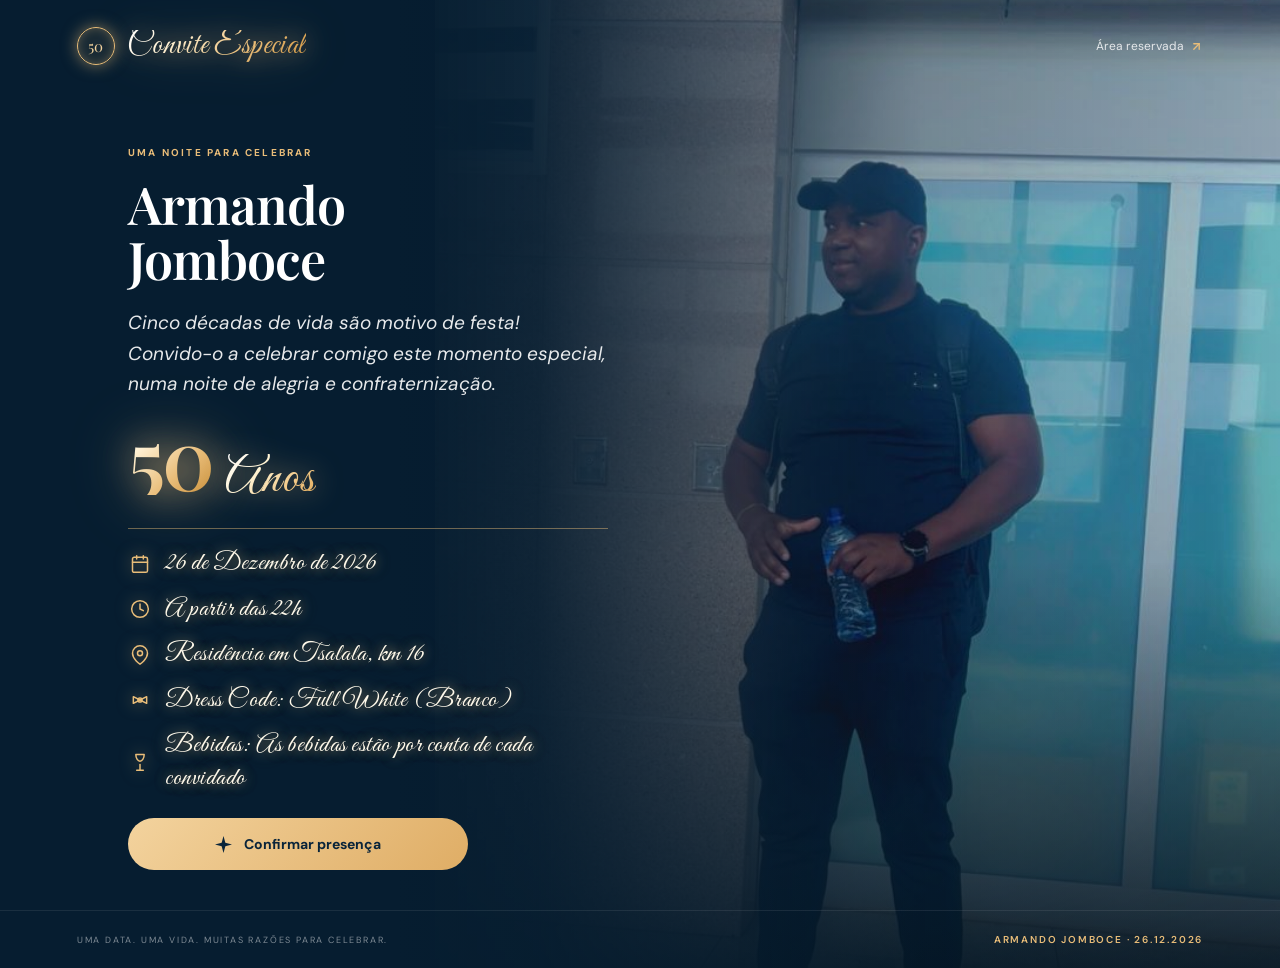
<file: index.html>
<!DOCTYPE html>
<html lang="pt">
<head>
  <meta charset="UTF-8">
  <meta name="viewport" content="width=device-width, initial-scale=1">
  <meta name="theme-color" content="#061d30">
  <meta name="description" content="Convite para o jantar de celebração dos 50 anos de Armando Jomboce.">
  <title>Armando Jomboce | 50 anos</title>
  <link rel="preconnect" href="https://fonts.googleapis.com">
  <link rel="preconnect" href="https://fonts.gstatic.com" crossorigin>
  <link href="https://fonts.googleapis.com/css2?family=Alex+Brush&family=DM+Sans:wght@400;500;600;700&family=Great+Vibes&family=Playfair+Display:ital,wght@0,500;0,600;0,700;1,500;1,600&display=swap" rel="stylesheet">
  <link rel="stylesheet" href="/styles.css">
</head>
<body class="invite-page">
  <main>
    <section class="hero hero-standalone" aria-labelledby="invite-title">
      <div class="hero-photo" role="img" aria-label="Fotografia de Armando Jomboce"></div>
      <div class="hero-shade"></div>
      
      <header class="topbar">
        <a class="brand brand-glow" href="/" aria-label="Convite especial">
          <span class="brand-mark">50</span>
          <span class="brand-text">Convite Especial</span>
        </a>
        <a class="admin-link" href="/admin.html">
          <span>Área reservada</span>
          <svg class="nav-arrow-icon" width="13" height="13" viewBox="0 0 24 24" fill="none" stroke="currentColor" stroke-width="2.5" stroke-linecap="round" stroke-linejoin="round" aria-hidden="true">
            <line x1="7" y1="17" x2="17" y2="7"></line>
            <polyline points="7 7 17 7 17 17"></polyline>
          </svg>
        </a>
      </header>

      <div class="hero-content">
        <p class="eyebrow">Uma noite para celebrar</p>
        <h1 id="invite-title">Armando<br>Jomboce</h1>
        <p class="intro">Cinco décadas de vida são motivo de festa! Convido-o a celebrar comigo este momento especial, numa noite de alegria e confraternização.</p>

        <div class="age-block">
          <span class="age-number">50</span>
          <span class="age-label">Anos</span>
        </div>

        <div class="event-details">
          <div class="event-detail-item">
            <span class="detail-icon-wrap" aria-hidden="true">
              <svg width="20" height="20" viewBox="0 0 24 24" fill="none" stroke="currentColor" stroke-width="1.8" stroke-linecap="round" stroke-linejoin="round">
                <rect x="3" y="4" width="18" height="18" rx="2" ry="2"></rect>
                <line x1="16" y1="2" x2="16" y2="6"></line>
                <line x1="8" y1="2" x2="8" y2="6"></line>
                <line x1="3" y1="10" x2="21" y2="10"></line>
              </svg>
            </span>
            <span class="event-text script-accent">26 de Dezembro de 2026</span>
          </div>

          <div class="event-detail-item">
            <span class="detail-icon-wrap" aria-hidden="true">
              <svg width="20" height="20" viewBox="0 0 24 24" fill="none" stroke="currentColor" stroke-width="1.8" stroke-linecap="round" stroke-linejoin="round">
                <circle cx="12" cy="12" r="10"></circle>
                <polyline points="12 6 12 12 16 14"></polyline>
              </svg>
            </span>
            <span class="event-text script-accent">A partir das 22h</span>
          </div>

          <div class="event-detail-item">
            <span class="detail-icon-wrap" aria-hidden="true">
              <svg width="20" height="20" viewBox="0 0 24 24" fill="none" stroke="currentColor" stroke-width="1.8" stroke-linecap="round" stroke-linejoin="round">
                <path d="M21 10c0 7-9 13-9 13s-9-6-9-13a9 9 0 0 1 18 0z"></path>
                <circle cx="12" cy="10" r="3"></circle>
              </svg>
            </span>
            <span class="event-text script-accent">Residência em Tsalala, km 16</span>
          </div>

          <div class="event-detail-item">
            <span class="detail-icon-wrap" aria-hidden="true">
              <svg width="20" height="20" viewBox="0 0 24 24" fill="none" stroke="currentColor" stroke-width="1.8" stroke-linecap="round" stroke-linejoin="round">
                <path d="M4 8l8 4-8 4V8z"></path>
                <path d="M20 8l-8 4 8 4V8z"></path>
                <circle cx="12" cy="12" r="2.5"></circle>
              </svg>
            </span>
            <span class="event-text script-accent">Dress Code: Full White (Branco)</span>
          </div>

          <div class="event-detail-item">
            <span class="detail-icon-wrap" aria-hidden="true">
              <svg width="20" height="20" viewBox="0 0 24 24" fill="none" stroke="currentColor" stroke-width="1.8" stroke-linecap="round" stroke-linejoin="round">
                <path d="M8 22h8"></path>
                <path d="M12 15v7"></path>
                <path d="M17 3H7c0 4.4 2.2 8 5 8s5-3.6 5-8z"></path>
              </svg>
            </span>
            <span class="event-text script-accent">Bebidas: As bebidas estão por conta de cada convidado</span>
          </div>
        </div>

        <a class="gold-button hero-button" href="/confirmar.html">
          <svg class="btn-sparkle-icon" width="17" height="17" viewBox="0 0 24 24" fill="currentColor" aria-hidden="true">
            <path d="M12 0L14.6 9.4L24 12L14.6 14.6L12 24L9.4 14.6L0 12L9.4 9.4L12 0Z"/>
          </svg>
          <span>Confirmar presença</span>
        </a>
      </div>

      <div class="hero-bottom-bar">
        <div class="hero-bottom-note">UMA DATA. UMA VIDA. MUITAS RAZÕES PARA CELEBRAR.</div>
        <div class="hero-bottom-date">ARMANDO JOMBOCE · 26.12.2026</div>
      </div>
    </section>
  </main>
</body>
</html>
</file>
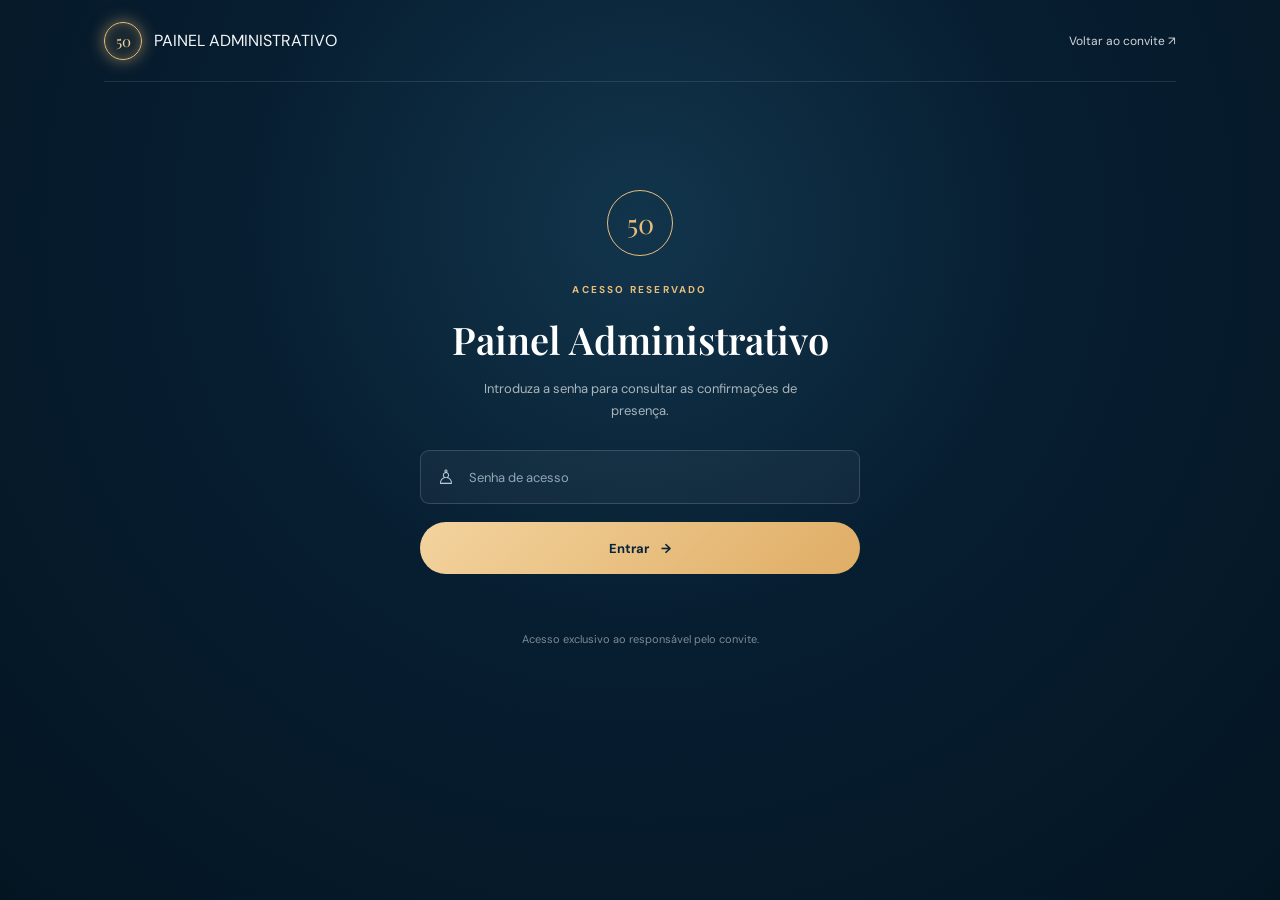
<file: admin.html>
<!DOCTYPE html>
<html lang="pt">
<head>
  <meta charset="UTF-8">
  <meta name="viewport" content="width=device-width, initial-scale=1">
  <meta name="theme-color" content="#061d30">
  <title>Painel administrativo | Armando Jomboce</title>
  <link rel="preconnect" href="https://fonts.googleapis.com">
  <link rel="preconnect" href="https://fonts.gstatic.com" crossorigin>
  <link href="https://fonts.googleapis.com/css2?family=DM+Sans:wght@400;500;600;700&family=Playfair+Display:wght@500;600;700&display=swap" rel="stylesheet">
  <link rel="stylesheet" href="/styles.css">
</head>
<body class="admin-page">
  <main class="admin-shell">
    <header class="admin-topbar">
      <a class="brand" href="/">
        <span class="brand-mark">50</span>
        <span>PAINEL ADMINISTRATIVO</span>
      </a>
      <a class="back-link" href="/">Voltar ao convite ↗</a>
    </header>

    <section id="login-view" class="login-card">
      <div class="login-emblem">50</div>
      <p class="eyebrow">Acesso reservado</p>
      <h1>Painel Administrativo</h1>
      <p class="login-copy">Introduza a senha para consultar as confirmações de presença.</p>
      <form id="login-form">
        <label class="sr-only" for="admin-password">Senha de acesso</label>
        <div class="input-wrap dark-input">
          <span aria-hidden="true">♙</span>
          <input id="admin-password" type="password" placeholder="Senha de acesso" autocomplete="current-password" required>
        </div>
        <button class="gold-button login-button" type="submit">Entrar <span aria-hidden="true">→</span></button>
        <p id="login-feedback" class="form-feedback" role="status" aria-live="polite"></p>
      </form>
      <p class="login-footnote">Acesso exclusivo ao responsável pelo convite.</p>
    </section>

    <section id="dashboard-view" class="dashboard" hidden>
      <div class="dashboard-heading">
        <div>
          <p class="eyebrow dark-eyebrow">Gestão de convidados</p>
          <h1>Lista de convidados</h1>
        </div>
        <button id="logout-button" class="logout-button" type="button">Sair ↗</button>
      </div>
      <div class="stats-grid">
        <article class="stat-card">
          <span>Total de confirmações</span>
          <strong id="guest-count">0</strong>
        </article>
        <article class="stat-card">
          <span>Última actualização</span>
          <strong id="last-updated">—</strong>
        </article>
      </div>
      <div class="table-card">
        <div class="table-heading">
          <h2>Presenças confirmadas</h2>
          <button id="refresh-button" class="refresh-button" type="button">Actualizar ↻</button>
        </div>
        <div class="table-scroll">
          <table>
            <thead><tr><th>Nome</th><th>Data da confirmação</th></tr></thead>
            <tbody id="guest-list">
              <tr><td colspan="2" class="empty-row">A carregar confirmações...</td></tr>
            </tbody>
          </table>
        </div>
        <p class="data-note">As confirmações ficam guardadas na base de dados. Este painel não disponibiliza opções para apagar registos.</p>
        <p id="dashboard-feedback" class="form-feedback" role="status" aria-live="polite"></p>
      </div>
    </section>
  </main>
  <script src="/admin.js"></script>
</body>
</html>
</file>
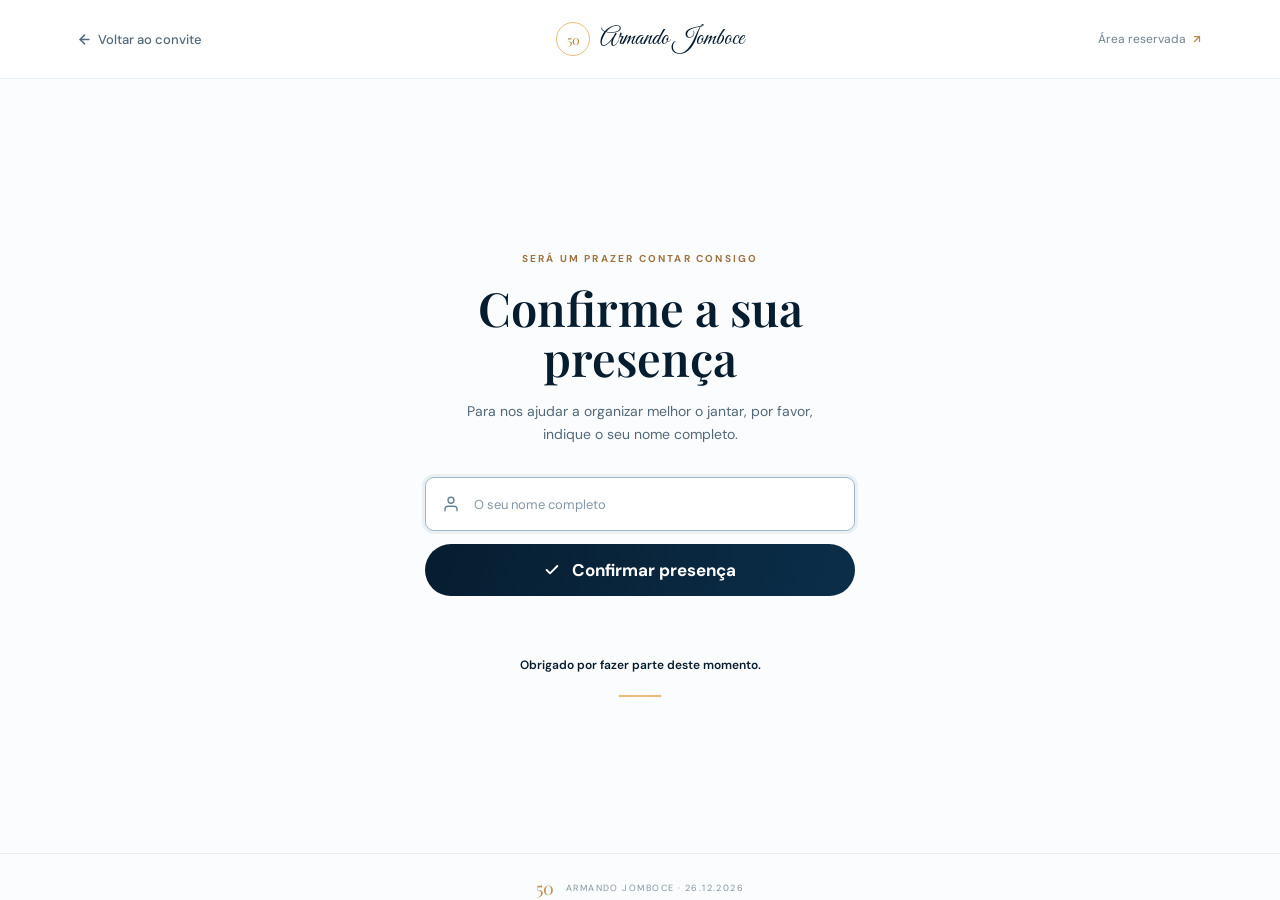
<file: confirmar.html>
<!DOCTYPE html>
<html lang="pt">
<head>
  <meta charset="UTF-8">
  <meta name="viewport" content="width=device-width, initial-scale=1">
  <meta name="theme-color" content="#fbfcfd">
  <meta name="description" content="Confirmação de presença no jantar de celebração dos 50 anos de Armando Jomboce.">
  <title>Confirmar Presença | Armando Jomboce</title>
  <link rel="preconnect" href="https://fonts.googleapis.com">
  <link rel="preconnect" href="https://fonts.gstatic.com" crossorigin>
  <link href="https://fonts.googleapis.com/css2?family=Alex+Brush&family=DM+Sans:wght@400;500;600;700&family=Great+Vibes&family=Playfair+Display:ital,wght@0,500;0,600;0,700;1,500;1,600&display=swap" rel="stylesheet">
  <link rel="stylesheet" href="/styles.css">
</head>
<body class="confirm-page-light">
  <header class="confirm-light-topbar">
    <a class="back-link-dark" href="/">
      <svg width="15" height="15" viewBox="0 0 24 24" fill="none" stroke="currentColor" stroke-width="2.4" stroke-linecap="round" stroke-linejoin="round" aria-hidden="true">
        <line x1="19" y1="12" x2="5" y2="12"></line>
        <polyline points="12 19 5 12 12 5"></polyline>
      </svg>
      <span>Voltar ao convite</span>
    </a>
    <a class="brand-light" href="/" aria-label="Convite Armando Jomboce">
      <span class="brand-mark-dark">50</span>
      <span class="brand-light-text">Armando Jomboce</span>
    </a>
    <a class="admin-link-dark" href="/admin.html">
      <span>Área reservada</span>
      <svg width="12" height="12" viewBox="0 0 24 24" fill="none" stroke="currentColor" stroke-width="2.5" stroke-linecap="round" stroke-linejoin="round" aria-hidden="true">
        <line x1="7" y1="17" x2="17" y2="7"></line>
        <polyline points="7 7 17 7 17 17"></polyline>
      </svg>
    </a>
  </header>

  <main class="rsvp-page-container">
    <section class="rsvp-card" id="confirmar">
      <p class="eyebrow dark-eyebrow">Será um prazer contar consigo</p>
      <h2>Confirme a sua<br>presença</h2>
      <p class="rsvp-copy">Para nos ajudar a organizar melhor o jantar, por favor, indique o seu nome completo.</p>

      <form id="rsvp-form" class="rsvp-form">
        <label class="sr-only" for="guest-name">O seu nome completo</label>
        <div class="input-wrap">
          <svg class="input-icon-svg" width="18" height="18" viewBox="0 0 24 24" fill="none" stroke="currentColor" stroke-width="1.8" stroke-linecap="round" stroke-linejoin="round" aria-hidden="true">
            <path d="M20 21v-2a4 4 0 0 0-4-4H8a4 4 0 0 0-4 4v2"></path>
            <circle cx="12" cy="7" r="4"></circle>
          </svg>
          <input id="guest-name" name="name" type="text" maxlength="100" autocomplete="name" placeholder="O seu nome completo" required autofocus>
        </div>
        <input class="hp-field" type="text" name="company" tabindex="-1" autocomplete="off" aria-hidden="true">
        <button class="primary-button" type="submit">
          <svg width="16" height="16" viewBox="0 0 24 24" fill="none" stroke="currentColor" stroke-width="2.8" stroke-linecap="round" stroke-linejoin="round" aria-hidden="true">
            <polyline points="20 6 9 17 4 12"></polyline>
          </svg>
          <span>Confirmar presença</span>
        </button>
        <p id="rsvp-feedback" class="form-feedback" role="status" aria-live="polite"></p>
      </form>

      <p class="thanks-note">Obrigado por fazer parte deste momento.</p>
      <span class="small-gold-line"></span>
    </section>
  </main>

  <footer class="site-footer">
    <span class="footer-age">50</span>
    <span>ARMANDO JOMBOCE · 26.12.2026</span>
  </footer>

  <script src="/confirmar.js"></script>
</body>
</html>
</file>
<file: styles.css>
:root {
  --navy: #061d30;
  --navy-2: #09283f;
  --navy-3: #12364d;
  --gold: #e9bd79;
  --gold-light: #f3d39e;
  --ink: #102b40;
  --muted: #6f8291;
  --line: #dce5eb;
  --paper: #fbfcfd;
  --white: #fff;
  --serif: "Playfair Display", Georgia, serif;
  --sans: "DM Sans", Arial, sans-serif;
  --script: "Great Vibes", "Alex Brush", cursive;
}
* { box-sizing: border-box; }
html { scroll-behavior: smooth; }
body { margin: 0; font-family: var(--sans); color: var(--ink); background: var(--navy); }
a { color: inherit; text-decoration: none; }
button, input { font: inherit; }
button, a { -webkit-tap-highlight-color: transparent; }
.sr-only { position: absolute; width: 1px; height: 1px; padding: 0; margin: -1px; overflow: hidden; clip: rect(0,0,0,0); white-space: nowrap; border: 0; }
.hero { min-height: 100vh; min-height: 100svh; height: auto; position: relative; overflow: hidden; color: white; background: #061d30; display: flex; flex-direction: column; justify-content: space-between; }
.hero-photo { position: absolute; inset: 0 0 0 34%; background-image: url("/assets/armando.jpg"); background-size: cover; background-position: center 20%; opacity: .9; }
.hero-shade { position: absolute; inset: 0; background: linear-gradient(90deg, #061d30 0%, #061d30 31%, rgba(6,29,48,.94) 42%, rgba(6,29,48,.34) 72%, rgba(6,29,48,.14) 100%), linear-gradient(0deg, rgba(3,18,30,.9), transparent 42%); }
.topbar, .hero-content, .hero-bottom-bar { position: relative; z-index: 1; }
.topbar { display: flex; align-items: center; justify-content: space-between; padding: 27px clamp(22px, 6vw, 86px); }
.brand { display: inline-flex; align-items: center; gap: 12px; color: #f4f6f8; text-decoration: none; }
.brand-text {
  font-family: var(--script);
  font-size: clamp(24px, 2.8vw, 32px);
  letter-spacing: 0.02em;
  background: linear-gradient(135deg, #ffffff 0%, #fff1d4 25%, #e9bd79 65%, #d19743 100%);
  -webkit-background-clip: text;
  -webkit-text-fill-color: transparent;
  filter: drop-shadow(0 0 12px rgba(233, 189, 121, 0.75)) drop-shadow(0 0 24px rgba(233, 189, 121, 0.35));
  line-height: 1;
}
.brand-mark {
  width: 38px;
  height: 38px;
  border: 1.5px solid var(--gold);
  color: var(--gold-light);
  border-radius: 50%;
  display: grid;
  place-items: center;
  font-family: var(--serif);
  font-size: 15px;
  box-shadow: 0 0 16px rgba(233, 189, 121, 0.55), inset 0 0 10px rgba(233, 189, 121, 0.3);
  background: rgba(233, 189, 121, 0.08);
  flex-shrink: 0;
}
.admin-link, .back-link { font-size: 12px; color: rgba(255,255,255,.82); display: inline-flex; align-items: center; gap: 6px; }
.nav-arrow-icon { color: var(--gold); stroke: var(--gold); transition: transform .2s ease; flex-shrink: 0; }
.admin-link:hover .nav-arrow-icon { transform: translate(2px, -2px); }
.hero-content { width: min(560px, 58%); margin-left: clamp(28px, 10vw, 150px); padding: clamp(40px, 6vh, 70px) 0 40px; }
.eyebrow { text-transform: uppercase; letter-spacing: .22em; font-size: 10px; font-weight: 700; color: var(--gold); margin: 0 0 18px; }
h1, h2 { font-family: var(--serif); font-weight: 600; }
.hero h1 { font-size: clamp(34px, 4.4vw, 52px); line-height: 1.05; letter-spacing: -.02em; margin: 0; }
.intro { font-size: clamp(16px, 1.85vw, 19px); line-height: 1.6; color: rgba(255,255,255,.9); font-style: italic; margin: 22px 0 20px; max-width: 480px; }
.age-block { display: flex; align-items: baseline; gap: 12px; margin: 8px 0 22px; }
.age-number {
  font-family: var(--serif);
  font-size: clamp(62px, 6.8vw, 84px);
  font-weight: 600;
  line-height: .9;
  letter-spacing: -.03em;
  background: linear-gradient(135deg, #ffffff 0%, #fff1d4 25%, #e9bd79 65%, #c88f3a 100%);
  -webkit-background-clip: text;
  -webkit-text-fill-color: transparent;
  filter: drop-shadow(0 0 18px rgba(233, 189, 121, 0.8)) drop-shadow(0 0 32px rgba(233, 189, 121, 0.45));
}
.age-label {
  font-family: var(--script);
  font-size: clamp(38px, 4.4vw, 52px);
  letter-spacing: .02em;
  background: linear-gradient(135deg, #ffffff 0%, #fff2d1 35%, #f0c582 70%, #dfa552 100%);
  -webkit-background-clip: text;
  -webkit-text-fill-color: transparent;
  filter: drop-shadow(0 0 14px rgba(233, 189, 121, 0.7));
  line-height: 1;
}
.event-details { display: grid; gap: 13px; padding: 18px 0 22px; border-top: 1px solid rgba(233,189,121,.45); max-width: 480px; }
.event-detail-item { display: flex; align-items: center; gap: 13px; }
.detail-icon-wrap { width: 24px; display: flex; align-items: center; justify-content: center; color: var(--gold); filter: drop-shadow(0 0 8px rgba(233, 189, 121, 0.55)); flex-shrink: 0; }
.script-accent {
  font-family: var(--script);
  font-size: clamp(20px, 2.3vw, 26px);
  line-height: 1.25;
  color: #fff9ea;
  letter-spacing: .02em;
  text-shadow: 0 0 12px rgba(233, 189, 121, 0.6), 0 0 22px rgba(233, 189, 121, 0.3);
}
.gold-button, .primary-button { min-height: 52px; border: 0; border-radius: 999px; display: inline-flex; justify-content: center; align-items: center; gap: 12px; font-weight: 700; cursor: pointer; transition: transform .2s, filter .2s; }
.gold-button { background: linear-gradient(135deg, var(--gold-light), #dfad65); color: #09243a; }
.gold-button:hover, .primary-button:hover { transform: translateY(-2px); filter: brightness(1.04); }
.hero-button { width: min(340px, 100%); margin-top: 2px; font-size: 14px; }
.btn-sparkle-icon { color: #09243a; fill: #09243a; flex-shrink: 0; }
.hero-bottom-bar { position: relative; z-index: 1; display: flex; justify-content: space-between; align-items: center; padding: 22px clamp(22px, 6vw, 86px); border-top: 1px solid rgba(255,255,255,.08); }
.hero-bottom-note { color: rgba(255,255,255,.48); font-size: 9px; letter-spacing: .2em; }
.hero-bottom-date { color: var(--gold); font-size: 10px; letter-spacing: .18em; font-weight: 600; }
.rsvp-section { background: var(--paper); min-height: 640px; display: flex; flex-direction: column; align-items: center; justify-content: center; padding: 76px 20px 30px; }
.rsvp-card { width: min(100%, 470px); text-align: center; padding: 22px 20px 35px; }
.dark-eyebrow { color: #9d7440; }
.rsvp-card h2 { font-size: clamp(35px, 6vw, 47px); line-height: 1.06; margin: 0 0 17px; color: var(--navy); }
.rsvp-copy { max-width: 360px; margin: 0 auto 30px; color: #52697b; font-size: 14px; line-height: 1.7; }
.rsvp-form { display: grid; gap: 13px; }
.input-wrap { height: 54px; border: 1px solid #d4e0e8; border-radius: 9px; display: flex; align-items: center; gap: 12px; padding: 0 16px; background: white; color: #668095; text-align: left; }
.input-wrap > span { font-size: 20px; }
.input-wrap input { border: 0; outline: 0; background: transparent; color: var(--ink); min-width: 0; width: 100%; font-size: 13px; }
.input-wrap:focus-within { border-color: #9eb8c9; box-shadow: 0 0 0 3px rgba(158,184,201,.18); }
.input-wrap input::placeholder { color: #8297a7; }
.primary-button { background: linear-gradient(110deg, #061d30, #0b2e49); color: white; width: 100%; font-size: 13px; }
.primary-button span { font-size: 17px; }
.form-feedback { min-height: 18px; margin: 0; font-size: 12px; color: #2c775d; }
.form-feedback.error { color: #b34b4b; }
.thanks-note { margin: 30px 0 22px; color: var(--navy); font-size: 12px; font-weight: 600; }
.small-gold-line { display: block; width: 42px; height: 2px; background: var(--gold); margin: auto; }
.site-footer { width: 100%; border-top: 1px solid #e6ebef; display: flex; justify-content: center; align-items: center; gap: 12px; padding: 22px 10px 0; color: #8495a1; font-size: 9px; letter-spacing: .16em; }
.footer-age { font-family: var(--serif); color: #bd9257; font-size: 18px; letter-spacing: 0; }
.hp-field { position: absolute; left: -10000px; opacity: 0; }
.admin-page { min-height: 100vh; background: radial-gradient(circle at 50% 25%, #12354c 0, #071e31 43%, #041522 100%); color: white; }
.admin-shell { width: min(1120px, 100%); margin: auto; min-height: 100vh; padding: 0 24px 70px; }
.admin-topbar { min-height: 82px; display: flex; align-items: center; justify-content: space-between; border-bottom: 1px solid rgba(255,255,255,.1); }
.login-card { width: min(100%, 440px); margin: clamp(65px, 12vh, 130px) auto 60px; text-align: center; }
.login-emblem { width: 66px; height: 66px; border: 1px solid var(--gold); border-radius: 50%; color: var(--gold); display: grid; place-items: center; font: 27px var(--serif); margin: 0 auto 27px; }
.login-card h1 { font-size: clamp(29px, 5vw, 38px); margin: 0 0 13px; }
.login-copy { color: rgba(255,255,255,.65); font-size: 13px; line-height: 1.7; margin: 0 auto 28px; max-width: 340px; }
.dark-input { background: rgba(255,255,255,.045); border-color: rgba(180,207,224,.2); color: #b6c9d6; margin-bottom: 18px; }
.dark-input input { color: white; }
.dark-input input::placeholder { color: #91a7b6; }
.login-button { width: 100%; font-size: 13px; }
.login-footnote { margin-top: 28px; color: rgba(255,255,255,.48); font-size: 11px; }
.admin-page .form-feedback { margin-top: 12px; }
.dashboard { padding: 55px 0 20px; color: var(--ink); }
.dashboard-heading { display: flex; justify-content: space-between; align-items: center; gap: 20px; margin-bottom: 28px; }
.dashboard-heading .eyebrow { margin-bottom: 8px; }
.dashboard-heading h1 { color: white; font-size: clamp(30px, 5vw, 42px); margin: 0; }
.logout-button, .refresh-button { border: 1px solid rgba(233,189,121,.55); background: transparent; color: var(--gold-light); border-radius: 999px; padding: 10px 17px; font-size: 12px; cursor: pointer; }
.stats-grid { display: grid; grid-template-columns: repeat(2, 1fr); gap: 14px; margin-bottom: 18px; }
.stat-card { background: #f4f7f9; border-radius: 12px; padding: 20px 22px; }
.stat-card span { display: block; color: #718595; font-size: 11px; margin-bottom: 8px; }
.stat-card strong { font: 600 30px var(--serif); color: var(--navy); }
.table-card { background: white; border-radius: 14px; padding: 22px; }
.table-heading { display: flex; justify-content: space-between; align-items: center; gap: 15px; margin-bottom: 18px; }
.table-heading h2 { color: var(--navy); font-size: 21px; margin: 0; }
.refresh-button { border-color: #d7e1e8; color: #36566b; }
.table-scroll { overflow-x: auto; }
table { width: 100%; border-collapse: collapse; text-align: left; min-width: 480px; }
th, td { padding: 13px 10px; border-bottom: 1px solid #e8eef2; font-size: 12px; }
th { color: #36536a; font-weight: 700; background: #f7f9fa; }
td { color: #52697b; }
.empty-row { text-align: center; padding: 30px; color: #8495a1; }
.data-note { font-size: 11px; line-height: 1.6; color: #8796a1; margin: 17px 0 0; }
.dashboard .form-feedback { color: #b34b4b; }

/* ========================================================
   PÁGINA DEDICADA DE CONFIRMAÇÃO (ASPECTO ORIGINAL BRANCO/AZUL)
   ======================================================== */
.confirm-page-light { min-height: 100vh; background: var(--paper); color: var(--ink); display: flex; flex-direction: column; justify-content: space-between; margin: 0; }
.confirm-light-topbar { display: flex; align-items: center; justify-content: space-between; padding: 22px clamp(20px, 6vw, 86px); border-bottom: 1px solid #e8eef2; background: white; }
.back-link-dark { font-size: 13px; color: #52697b; font-weight: 500; display: inline-flex; align-items: center; gap: 6px; }
.back-link-dark:hover { color: var(--navy); }
.brand-light { display: inline-flex; align-items: center; gap: 10px; color: var(--navy); text-decoration: none; }
.brand-light-text { font-family: var(--script); font-size: 24px; color: var(--navy); line-height: 1; }
.brand-mark-dark { width: 34px; height: 34px; border: 1px solid var(--gold); color: #b68b44; border-radius: 50%; display: grid; place-items: center; font-family: var(--serif); font-size: 13px; flex-shrink: 0; }
.admin-link-dark { font-size: 12px; color: #6f8291; display: inline-flex; align-items: center; gap: 5px; }
.admin-link-dark:hover { color: var(--navy); }
.admin-link-dark svg { color: #b68b44; }
.input-icon-svg { color: #668095; flex-shrink: 0; }
.rsvp-page-container { flex: 1; display: flex; align-items: center; justify-content: center; padding: clamp(40px, 8vh, 70px) 20px 40px; }

@media (min-width: 900px) {
  .rsvp-section { min-height: 700px; }
}
@media (max-width: 650px) {
  .hero { height: auto; min-height: 100vh; min-height: 100svh; max-height: none; }
  .hero-photo { inset: 0 0 auto 20%; height: 560px; background-position: center 16%; opacity: .78; }
  .hero-shade { background: linear-gradient(90deg, rgba(6,29,48,.97) 0%, rgba(6,29,48,.75) 48%, rgba(6,29,48,.22) 100%), linear-gradient(0deg, #061d30 0%, rgba(6,29,48,.98) 25%, rgba(6,29,48,.08) 76%); }
  .topbar { padding: 20px 22px; }
  .brand { gap: 9px; }
  .brand-text { font-size: 22px; }
  .brand-mark { width: 32px; height: 32px; font-size: 13px; }
  .admin-link { font-size: 11px; }
  .hero-content { width: auto; margin: 0; padding: 75px 22px 50px; }
  .hero h1 { font-size: clamp(30px, 8.5vw, 42px); }
  .intro { margin-top: 18px; font-size: 15px; line-height: 1.55; }
  .age-block { margin: 6px 0 16px; gap: 8px; }
  .age-number { font-size: 60px; }
  .age-label { font-size: 36px; }
  .event-details { max-width: 100%; gap: 11px; padding: 15px 0 18px; }
  .script-accent { font-size: 18px; line-height: 1.25; }
  .detail-icon-wrap svg { width: 18px; height: 18px; }
  .hero-button { font-size: 13px; }
  .hero-bottom-bar { flex-direction: column; gap: 6px; text-align: center; padding: 18px 20px; }
  .hero-bottom-note { font-size: 7px; }
  .hero-bottom-date { font-size: 9px; }
  .confirm-light-topbar { padding: 16px 18px; }
  .confirm-light-topbar .brand-light-text { font-size: 20px; }
  .confirm-light-topbar .brand-mark-dark { width: 28px; height: 28px; font-size: 11px; }
  .back-link-dark { font-size: 12px; }
  .admin-shell { padding: 0 17px 45px; }
  .admin-topbar { min-height: 70px; }
  .admin-topbar .brand { font-size: 7px; }
  .back-link { font-size: 10px; }
  .dashboard { padding-top: 35px; }
  .dashboard-heading { align-items: flex-start; }
  .stats-grid { gap: 9px; }
  .stat-card { padding: 16px 14px; }
  .stat-card strong { font-size: 26px; }
  .table-card { padding: 15px 12px; }
  .table-heading h2 { font-size: 17px; }
}
</file>
